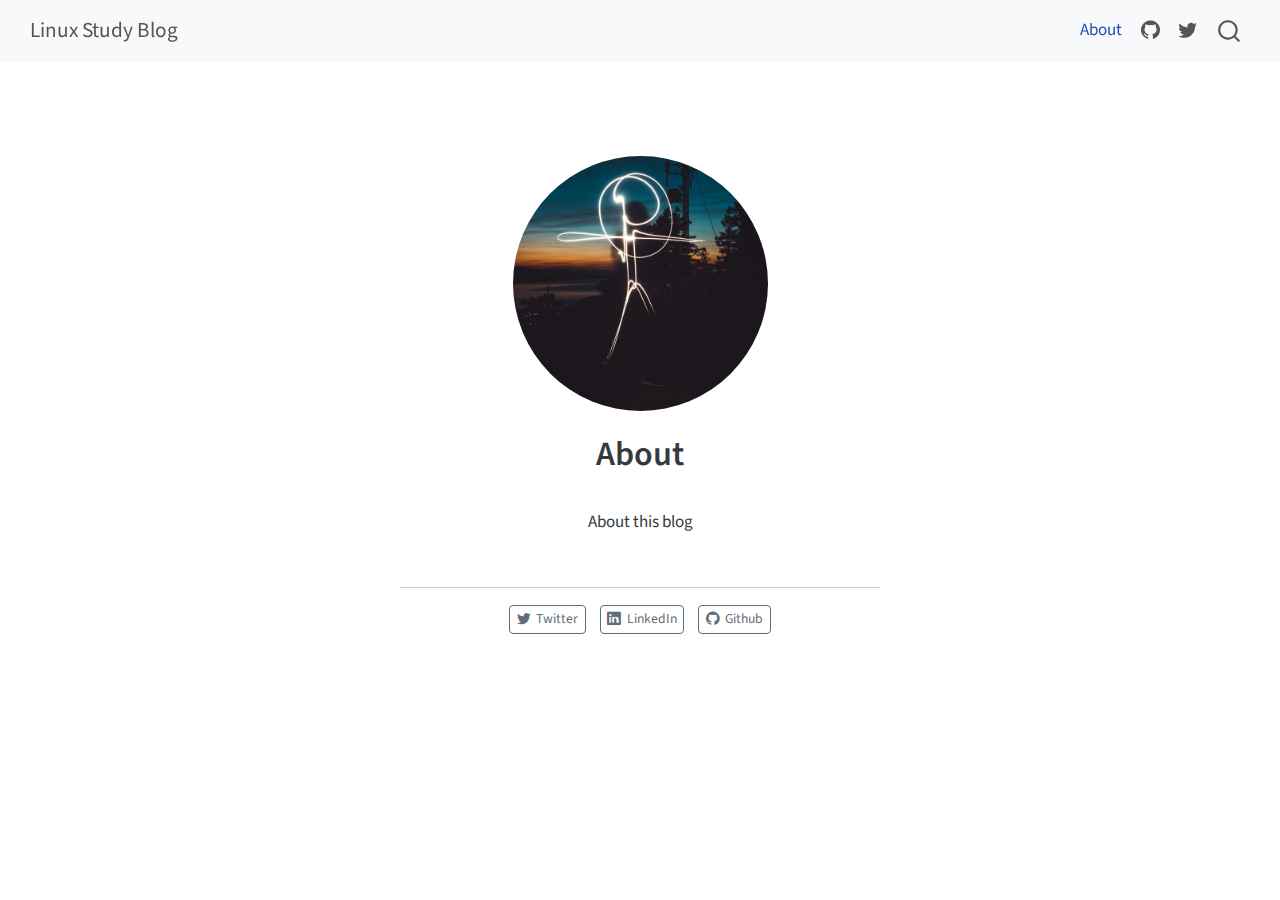
<file: docs/about.html>
<!DOCTYPE html>
<html xmlns="http://www.w3.org/1999/xhtml" lang="en" xml:lang="en"><head>

<meta charset="utf-8">
<meta name="generator" content="quarto-1.4.552">

<meta name="viewport" content="width=device-width, initial-scale=1.0, user-scalable=yes">


<title>Linux Study Blog - About</title>
<style>
code{white-space: pre-wrap;}
span.smallcaps{font-variant: small-caps;}
div.columns{display: flex; gap: min(4vw, 1.5em);}
div.column{flex: auto; overflow-x: auto;}
div.hanging-indent{margin-left: 1.5em; text-indent: -1.5em;}
ul.task-list{list-style: none;}
ul.task-list li input[type="checkbox"] {
  width: 0.8em;
  margin: 0 0.8em 0.2em -1em; /* quarto-specific, see https://github.com/quarto-dev/quarto-cli/issues/4556 */ 
  vertical-align: middle;
}
</style>


<script src="site_libs/quarto-nav/quarto-nav.js"></script>
<script src="site_libs/quarto-nav/headroom.min.js"></script>
<script src="site_libs/clipboard/clipboard.min.js"></script>
<script src="site_libs/quarto-search/autocomplete.umd.js"></script>
<script src="site_libs/quarto-search/fuse.min.js"></script>
<script src="site_libs/quarto-search/quarto-search.js"></script>
<meta name="quarto:offset" content="./">
<script src="site_libs/quarto-html/quarto.js"></script>
<script src="site_libs/quarto-html/popper.min.js"></script>
<script src="site_libs/quarto-html/tippy.umd.min.js"></script>
<link href="site_libs/quarto-html/tippy.css" rel="stylesheet">
<link href="site_libs/quarto-html/quarto-syntax-highlighting.css" rel="stylesheet" id="quarto-text-highlighting-styles">
<script src="site_libs/bootstrap/bootstrap.min.js"></script>
<link href="site_libs/bootstrap/bootstrap-icons.css" rel="stylesheet">
<link href="site_libs/bootstrap/bootstrap.min.css" rel="stylesheet" id="quarto-bootstrap" data-mode="light">
<script id="quarto-search-options" type="application/json">{
  "location": "navbar",
  "copy-button": false,
  "collapse-after": 3,
  "panel-placement": "end",
  "type": "overlay",
  "limit": 50,
  "keyboard-shortcut": [
    "f",
    "/",
    "s"
  ],
  "show-item-context": false,
  "language": {
    "search-no-results-text": "No results",
    "search-matching-documents-text": "matching documents",
    "search-copy-link-title": "Copy link to search",
    "search-hide-matches-text": "Hide additional matches",
    "search-more-match-text": "more match in this document",
    "search-more-matches-text": "more matches in this document",
    "search-clear-button-title": "Clear",
    "search-text-placeholder": "",
    "search-detached-cancel-button-title": "Cancel",
    "search-submit-button-title": "Submit",
    "search-label": "Search"
  }
}</script>


<link rel="stylesheet" href="styles.css">
</head>

<body class="nav-fixed fullcontent">

<div id="quarto-search-results"></div>
  <header id="quarto-header" class="headroom fixed-top">
    <nav class="navbar navbar-expand-lg " data-bs-theme="dark">
      <div class="navbar-container container-fluid">
      <div class="navbar-brand-container mx-auto">
    <a class="navbar-brand" href="./index.html">
    <span class="navbar-title">Linux Study Blog</span>
    </a>
  </div>
            <div id="quarto-search" class="" title="Search"></div>
          <button class="navbar-toggler" type="button" data-bs-toggle="collapse" data-bs-target="#navbarCollapse" aria-controls="navbarCollapse" aria-expanded="false" aria-label="Toggle navigation" onclick="if (window.quartoToggleHeadroom) { window.quartoToggleHeadroom(); }">
  <span class="navbar-toggler-icon"></span>
</button>
          <div class="collapse navbar-collapse" id="navbarCollapse">
            <ul class="navbar-nav navbar-nav-scroll ms-auto">
  <li class="nav-item">
    <a class="nav-link active" href="./about.html" aria-current="page"> 
<span class="menu-text">About</span></a>
  </li>  
  <li class="nav-item compact">
    <a class="nav-link" href="https://github.com/snagjincha"> <i class="bi bi-github" role="img">
</i> 
<span class="menu-text"></span></a>
  </li>  
  <li class="nav-item compact">
    <a class="nav-link" href="https://twitter.com"> <i class="bi bi-twitter" role="img">
</i> 
<span class="menu-text"></span></a>
  </li>  
</ul>
          </div> <!-- /navcollapse -->
          <div class="quarto-navbar-tools">
</div>
      </div> <!-- /container-fluid -->
    </nav>
</header>
<!-- content -->
<div id="quarto-content" class="quarto-container page-columns page-rows-contents page-layout-article page-navbar">
<!-- sidebar -->
<!-- margin-sidebar -->
    
<!-- main -->
<div class="quarto-about-jolla content">
  <img src="profile.jpg" class="about-image
  round " style="height: 15em; width: 15em;">
 <header id="title-block-header" class="quarto-title-block default">
<div class="quarto-title">
<h1 class="title">About</h1>
</div>
<div class="quarto-title-meta">
  </div>
</header><main class="content" id="quarto-document-content">
<p>About this blog</p>


</main> 
  <hr class="about-sep">
   <div class="about-links">
  <a href="https://twitter.com" class="about-link" rel="" target="">
    <i class="bi bi-twitter"></i>
     <span class="about-link-text">Twitter</span>
  </a>
  <a href="https://linkedin.com" class="about-link" rel="" target="">
    <i class="bi bi-linkedin"></i>
     <span class="about-link-text">LinkedIn</span>
  </a>
  <a href="https://github.com" class="about-link" rel="" target="">
    <i class="bi bi-github"></i>
     <span class="about-link-text">Github</span>
  </a>
</div>
</div>
 <!-- /main -->
<script id="quarto-html-after-body" type="application/javascript">
window.document.addEventListener("DOMContentLoaded", function (event) {
  const toggleBodyColorMode = (bsSheetEl) => {
    const mode = bsSheetEl.getAttribute("data-mode");
    const bodyEl = window.document.querySelector("body");
    if (mode === "dark") {
      bodyEl.classList.add("quarto-dark");
      bodyEl.classList.remove("quarto-light");
    } else {
      bodyEl.classList.add("quarto-light");
      bodyEl.classList.remove("quarto-dark");
    }
  }
  const toggleBodyColorPrimary = () => {
    const bsSheetEl = window.document.querySelector("link#quarto-bootstrap");
    if (bsSheetEl) {
      toggleBodyColorMode(bsSheetEl);
    }
  }
  toggleBodyColorPrimary();  
  const isCodeAnnotation = (el) => {
    for (const clz of el.classList) {
      if (clz.startsWith('code-annotation-')) {                     
        return true;
      }
    }
    return false;
  }
  const clipboard = new window.ClipboardJS('.code-copy-button', {
    text: function(trigger) {
      const codeEl = trigger.previousElementSibling.cloneNode(true);
      for (const childEl of codeEl.children) {
        if (isCodeAnnotation(childEl)) {
          childEl.remove();
        }
      }
      return codeEl.innerText;
    }
  });
  clipboard.on('success', function(e) {
    // button target
    const button = e.trigger;
    // don't keep focus
    button.blur();
    // flash "checked"
    button.classList.add('code-copy-button-checked');
    var currentTitle = button.getAttribute("title");
    button.setAttribute("title", "Copied!");
    let tooltip;
    if (window.bootstrap) {
      button.setAttribute("data-bs-toggle", "tooltip");
      button.setAttribute("data-bs-placement", "left");
      button.setAttribute("data-bs-title", "Copied!");
      tooltip = new bootstrap.Tooltip(button, 
        { trigger: "manual", 
          customClass: "code-copy-button-tooltip",
          offset: [0, -8]});
      tooltip.show();    
    }
    setTimeout(function() {
      if (tooltip) {
        tooltip.hide();
        button.removeAttribute("data-bs-title");
        button.removeAttribute("data-bs-toggle");
        button.removeAttribute("data-bs-placement");
      }
      button.setAttribute("title", currentTitle);
      button.classList.remove('code-copy-button-checked');
    }, 1000);
    // clear code selection
    e.clearSelection();
  });
    var localhostRegex = new RegExp(/^(?:http|https):\/\/localhost\:?[0-9]*\//);
    var mailtoRegex = new RegExp(/^mailto:/);
      var filterRegex = new RegExp('/' + window.location.host + '/');
    var isInternal = (href) => {
        return filterRegex.test(href) || localhostRegex.test(href) || mailtoRegex.test(href);
    }
    // Inspect non-navigation links and adorn them if external
 	var links = window.document.querySelectorAll('a[href]:not(.nav-link):not(.navbar-brand):not(.toc-action):not(.sidebar-link):not(.sidebar-item-toggle):not(.pagination-link):not(.no-external):not([aria-hidden]):not(.dropdown-item):not(.quarto-navigation-tool)');
    for (var i=0; i<links.length; i++) {
      const link = links[i];
      if (!isInternal(link.href)) {
        // undo the damage that might have been done by quarto-nav.js in the case of
        // links that we want to consider external
        if (link.dataset.originalHref !== undefined) {
          link.href = link.dataset.originalHref;
        }
      }
    }
  function tippyHover(el, contentFn, onTriggerFn, onUntriggerFn) {
    const config = {
      allowHTML: true,
      maxWidth: 500,
      delay: 100,
      arrow: false,
      appendTo: function(el) {
          return el.parentElement;
      },
      interactive: true,
      interactiveBorder: 10,
      theme: 'quarto',
      placement: 'bottom-start',
    };
    if (contentFn) {
      config.content = contentFn;
    }
    if (onTriggerFn) {
      config.onTrigger = onTriggerFn;
    }
    if (onUntriggerFn) {
      config.onUntrigger = onUntriggerFn;
    }
    window.tippy(el, config); 
  }
  const noterefs = window.document.querySelectorAll('a[role="doc-noteref"]');
  for (var i=0; i<noterefs.length; i++) {
    const ref = noterefs[i];
    tippyHover(ref, function() {
      // use id or data attribute instead here
      let href = ref.getAttribute('data-footnote-href') || ref.getAttribute('href');
      try { href = new URL(href).hash; } catch {}
      const id = href.replace(/^#\/?/, "");
      const note = window.document.getElementById(id);
      if (note) {
        return note.innerHTML;
      } else {
        return "";
      }
    });
  }
  const xrefs = window.document.querySelectorAll('a.quarto-xref');
  const processXRef = (id, note) => {
    // Strip column container classes
    const stripColumnClz = (el) => {
      el.classList.remove("page-full", "page-columns");
      if (el.children) {
        for (const child of el.children) {
          stripColumnClz(child);
        }
      }
    }
    stripColumnClz(note)
    if (id === null || id.startsWith('sec-')) {
      // Special case sections, only their first couple elements
      const container = document.createElement("div");
      if (note.children && note.children.length > 2) {
        container.appendChild(note.children[0].cloneNode(true));
        for (let i = 1; i < note.children.length; i++) {
          const child = note.children[i];
          if (child.tagName === "P" && child.innerText === "") {
            continue;
          } else {
            container.appendChild(child.cloneNode(true));
            break;
          }
        }
        if (window.Quarto?.typesetMath) {
          window.Quarto.typesetMath(container);
        }
        return container.innerHTML
      } else {
        if (window.Quarto?.typesetMath) {
          window.Quarto.typesetMath(note);
        }
        return note.innerHTML;
      }
    } else {
      // Remove any anchor links if they are present
      const anchorLink = note.querySelector('a.anchorjs-link');
      if (anchorLink) {
        anchorLink.remove();
      }
      if (window.Quarto?.typesetMath) {
        window.Quarto.typesetMath(note);
      }
      // TODO in 1.5, we should make sure this works without a callout special case
      if (note.classList.contains("callout")) {
        return note.outerHTML;
      } else {
        return note.innerHTML;
      }
    }
  }
  for (var i=0; i<xrefs.length; i++) {
    const xref = xrefs[i];
    tippyHover(xref, undefined, function(instance) {
      instance.disable();
      let url = xref.getAttribute('href');
      let hash = undefined; 
      if (url.startsWith('#')) {
        hash = url;
      } else {
        try { hash = new URL(url).hash; } catch {}
      }
      if (hash) {
        const id = hash.replace(/^#\/?/, "");
        const note = window.document.getElementById(id);
        if (note !== null) {
          try {
            const html = processXRef(id, note.cloneNode(true));
            instance.setContent(html);
          } finally {
            instance.enable();
            instance.show();
          }
        } else {
          // See if we can fetch this
          fetch(url.split('#')[0])
          .then(res => res.text())
          .then(html => {
            const parser = new DOMParser();
            const htmlDoc = parser.parseFromString(html, "text/html");
            const note = htmlDoc.getElementById(id);
            if (note !== null) {
              const html = processXRef(id, note);
              instance.setContent(html);
            } 
          }).finally(() => {
            instance.enable();
            instance.show();
          });
        }
      } else {
        // See if we can fetch a full url (with no hash to target)
        // This is a special case and we should probably do some content thinning / targeting
        fetch(url)
        .then(res => res.text())
        .then(html => {
          const parser = new DOMParser();
          const htmlDoc = parser.parseFromString(html, "text/html");
          const note = htmlDoc.querySelector('main.content');
          if (note !== null) {
            // This should only happen for chapter cross references
            // (since there is no id in the URL)
            // remove the first header
            if (note.children.length > 0 && note.children[0].tagName === "HEADER") {
              note.children[0].remove();
            }
            const html = processXRef(null, note);
            instance.setContent(html);
          } 
        }).finally(() => {
          instance.enable();
          instance.show();
        });
      }
    }, function(instance) {
    });
  }
      let selectedAnnoteEl;
      const selectorForAnnotation = ( cell, annotation) => {
        let cellAttr = 'data-code-cell="' + cell + '"';
        let lineAttr = 'data-code-annotation="' +  annotation + '"';
        const selector = 'span[' + cellAttr + '][' + lineAttr + ']';
        return selector;
      }
      const selectCodeLines = (annoteEl) => {
        const doc = window.document;
        const targetCell = annoteEl.getAttribute("data-target-cell");
        const targetAnnotation = annoteEl.getAttribute("data-target-annotation");
        const annoteSpan = window.document.querySelector(selectorForAnnotation(targetCell, targetAnnotation));
        const lines = annoteSpan.getAttribute("data-code-lines").split(",");
        const lineIds = lines.map((line) => {
          return targetCell + "-" + line;
        })
        let top = null;
        let height = null;
        let parent = null;
        if (lineIds.length > 0) {
            //compute the position of the single el (top and bottom and make a div)
            const el = window.document.getElementById(lineIds[0]);
            top = el.offsetTop;
            height = el.offsetHeight;
            parent = el.parentElement.parentElement;
          if (lineIds.length > 1) {
            const lastEl = window.document.getElementById(lineIds[lineIds.length - 1]);
            const bottom = lastEl.offsetTop + lastEl.offsetHeight;
            height = bottom - top;
          }
          if (top !== null && height !== null && parent !== null) {
            // cook up a div (if necessary) and position it 
            let div = window.document.getElementById("code-annotation-line-highlight");
            if (div === null) {
              div = window.document.createElement("div");
              div.setAttribute("id", "code-annotation-line-highlight");
              div.style.position = 'absolute';
              parent.appendChild(div);
            }
            div.style.top = top - 2 + "px";
            div.style.height = height + 4 + "px";
            div.style.left = 0;
            let gutterDiv = window.document.getElementById("code-annotation-line-highlight-gutter");
            if (gutterDiv === null) {
              gutterDiv = window.document.createElement("div");
              gutterDiv.setAttribute("id", "code-annotation-line-highlight-gutter");
              gutterDiv.style.position = 'absolute';
              const codeCell = window.document.getElementById(targetCell);
              const gutter = codeCell.querySelector('.code-annotation-gutter');
              gutter.appendChild(gutterDiv);
            }
            gutterDiv.style.top = top - 2 + "px";
            gutterDiv.style.height = height + 4 + "px";
          }
          selectedAnnoteEl = annoteEl;
        }
      };
      const unselectCodeLines = () => {
        const elementsIds = ["code-annotation-line-highlight", "code-annotation-line-highlight-gutter"];
        elementsIds.forEach((elId) => {
          const div = window.document.getElementById(elId);
          if (div) {
            div.remove();
          }
        });
        selectedAnnoteEl = undefined;
      };
        // Handle positioning of the toggle
    window.addEventListener(
      "resize",
      throttle(() => {
        elRect = undefined;
        if (selectedAnnoteEl) {
          selectCodeLines(selectedAnnoteEl);
        }
      }, 10)
    );
    function throttle(fn, ms) {
    let throttle = false;
    let timer;
      return (...args) => {
        if(!throttle) { // first call gets through
            fn.apply(this, args);
            throttle = true;
        } else { // all the others get throttled
            if(timer) clearTimeout(timer); // cancel #2
            timer = setTimeout(() => {
              fn.apply(this, args);
              timer = throttle = false;
            }, ms);
        }
      };
    }
      // Attach click handler to the DT
      const annoteDls = window.document.querySelectorAll('dt[data-target-cell]');
      for (const annoteDlNode of annoteDls) {
        annoteDlNode.addEventListener('click', (event) => {
          const clickedEl = event.target;
          if (clickedEl !== selectedAnnoteEl) {
            unselectCodeLines();
            const activeEl = window.document.querySelector('dt[data-target-cell].code-annotation-active');
            if (activeEl) {
              activeEl.classList.remove('code-annotation-active');
            }
            selectCodeLines(clickedEl);
            clickedEl.classList.add('code-annotation-active');
          } else {
            // Unselect the line
            unselectCodeLines();
            clickedEl.classList.remove('code-annotation-active');
          }
        });
      }
  const findCites = (el) => {
    const parentEl = el.parentElement;
    if (parentEl) {
      const cites = parentEl.dataset.cites;
      if (cites) {
        return {
          el,
          cites: cites.split(' ')
        };
      } else {
        return findCites(el.parentElement)
      }
    } else {
      return undefined;
    }
  };
  var bibliorefs = window.document.querySelectorAll('a[role="doc-biblioref"]');
  for (var i=0; i<bibliorefs.length; i++) {
    const ref = bibliorefs[i];
    const citeInfo = findCites(ref);
    if (citeInfo) {
      tippyHover(citeInfo.el, function() {
        var popup = window.document.createElement('div');
        citeInfo.cites.forEach(function(cite) {
          var citeDiv = window.document.createElement('div');
          citeDiv.classList.add('hanging-indent');
          citeDiv.classList.add('csl-entry');
          var biblioDiv = window.document.getElementById('ref-' + cite);
          if (biblioDiv) {
            citeDiv.innerHTML = biblioDiv.innerHTML;
          }
          popup.appendChild(citeDiv);
        });
        return popup.innerHTML;
      });
    }
  }
});
</script>
</div> <!-- /content -->




</body></html>
</file>
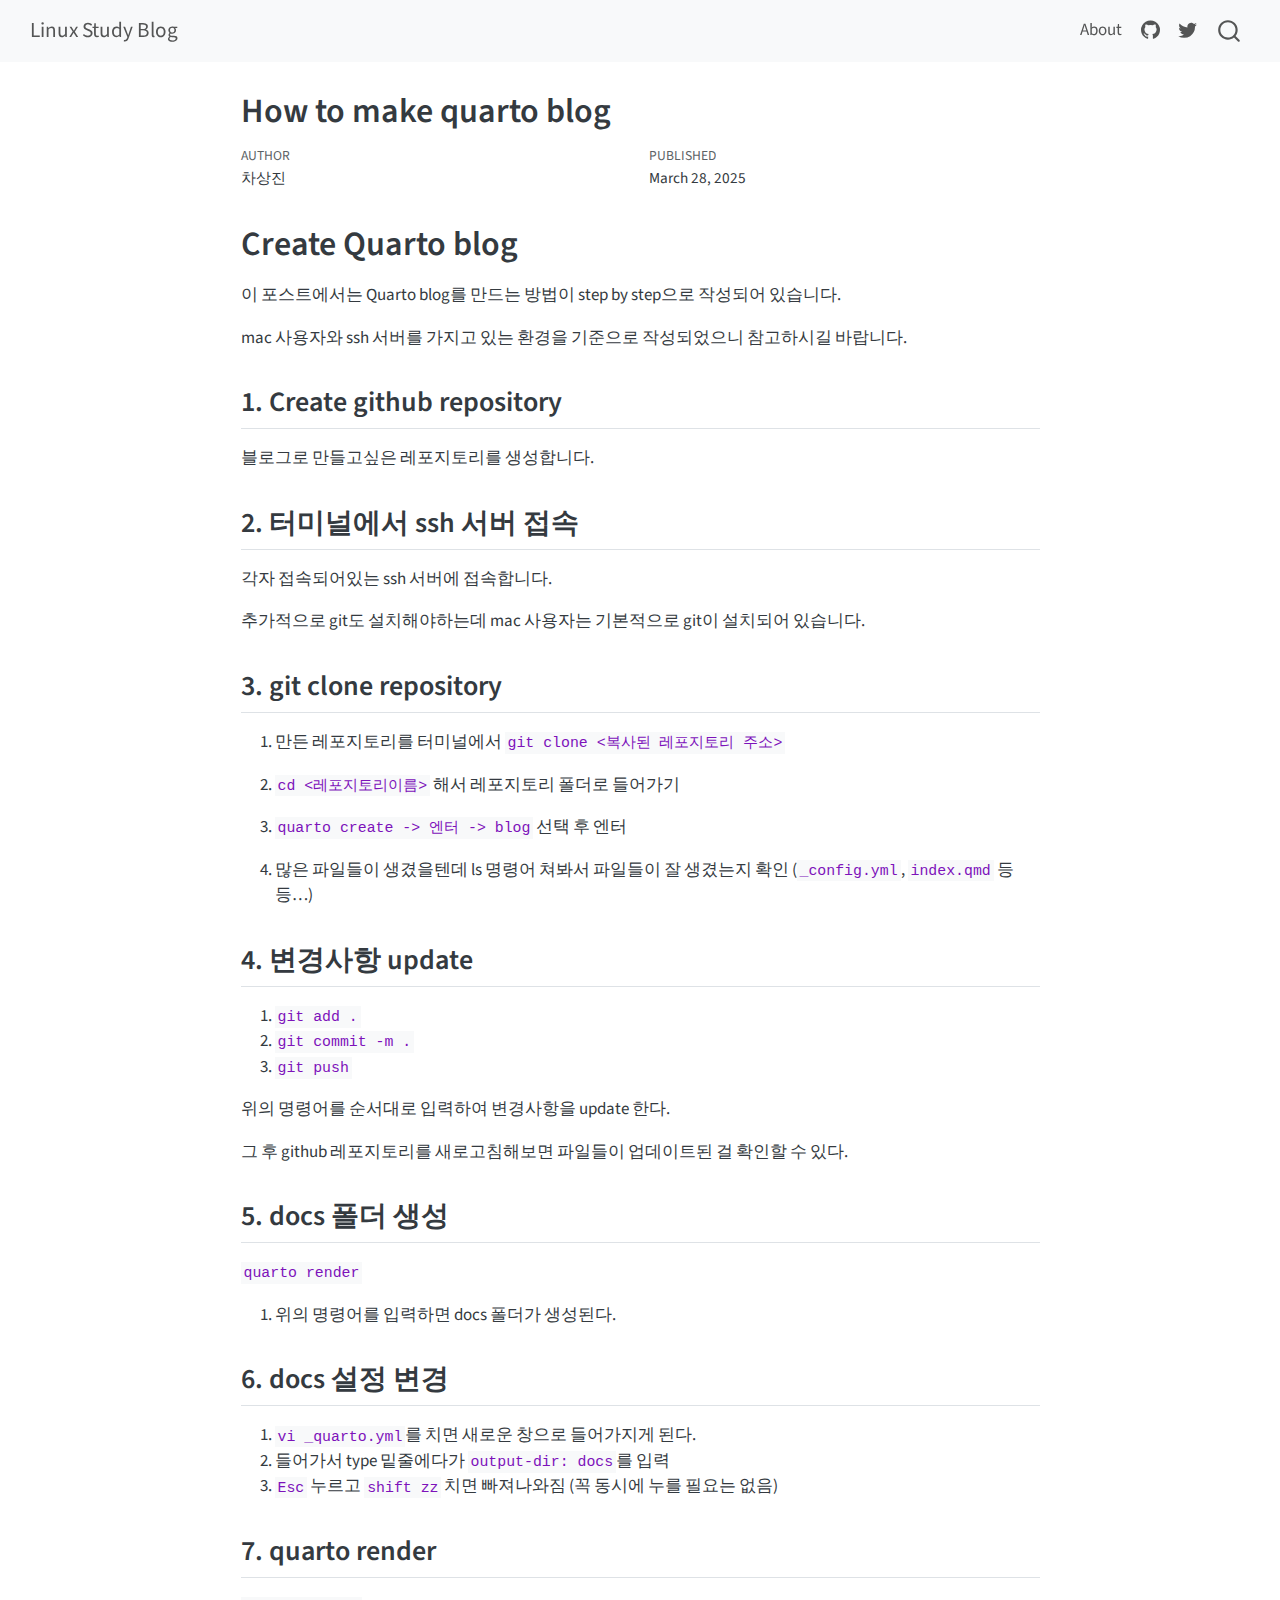
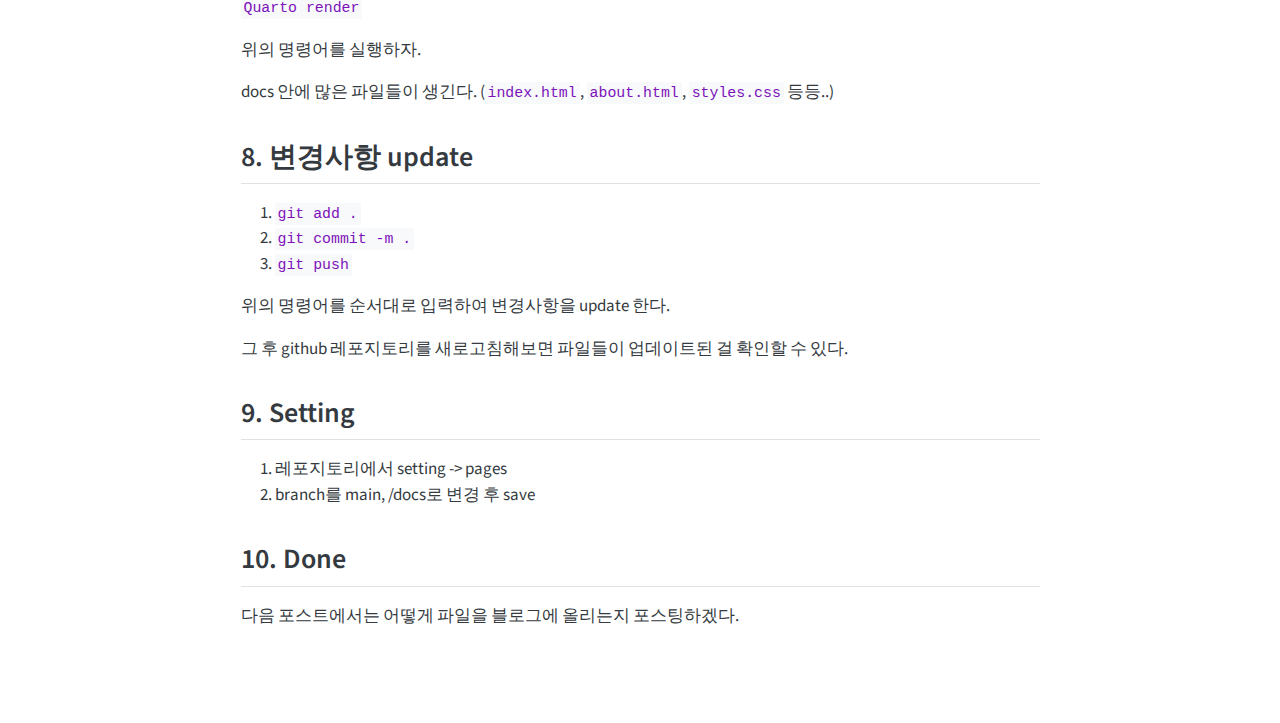
<file: docs/posts/HTMQB.html>
<!DOCTYPE html>
<html xmlns="http://www.w3.org/1999/xhtml" lang="en" xml:lang="en"><head>

<meta charset="utf-8">
<meta name="generator" content="quarto-1.4.552">

<meta name="viewport" content="width=device-width, initial-scale=1.0, user-scalable=yes">

<meta name="author" content="차상진">
<meta name="dcterms.date" content="2025-03-28">

<title>Linux Study Blog - How to make quarto blog</title>
<style>
code{white-space: pre-wrap;}
span.smallcaps{font-variant: small-caps;}
div.columns{display: flex; gap: min(4vw, 1.5em);}
div.column{flex: auto; overflow-x: auto;}
div.hanging-indent{margin-left: 1.5em; text-indent: -1.5em;}
ul.task-list{list-style: none;}
ul.task-list li input[type="checkbox"] {
  width: 0.8em;
  margin: 0 0.8em 0.2em -1em; /* quarto-specific, see https://github.com/quarto-dev/quarto-cli/issues/4556 */ 
  vertical-align: middle;
}
</style>


<script src="../site_libs/quarto-nav/quarto-nav.js"></script>
<script src="../site_libs/quarto-nav/headroom.min.js"></script>
<script src="../site_libs/clipboard/clipboard.min.js"></script>
<script src="../site_libs/quarto-search/autocomplete.umd.js"></script>
<script src="../site_libs/quarto-search/fuse.min.js"></script>
<script src="../site_libs/quarto-search/quarto-search.js"></script>
<meta name="quarto:offset" content="../">
<script src="../site_libs/quarto-html/quarto.js"></script>
<script src="../site_libs/quarto-html/popper.min.js"></script>
<script src="../site_libs/quarto-html/tippy.umd.min.js"></script>
<script src="../site_libs/quarto-html/anchor.min.js"></script>
<link href="../site_libs/quarto-html/tippy.css" rel="stylesheet">
<link href="../site_libs/quarto-html/quarto-syntax-highlighting.css" rel="stylesheet" id="quarto-text-highlighting-styles">
<script src="../site_libs/bootstrap/bootstrap.min.js"></script>
<link href="../site_libs/bootstrap/bootstrap-icons.css" rel="stylesheet">
<link href="../site_libs/bootstrap/bootstrap.min.css" rel="stylesheet" id="quarto-bootstrap" data-mode="light">
<script id="quarto-search-options" type="application/json">{
  "location": "navbar",
  "copy-button": false,
  "collapse-after": 3,
  "panel-placement": "end",
  "type": "overlay",
  "limit": 50,
  "keyboard-shortcut": [
    "f",
    "/",
    "s"
  ],
  "show-item-context": false,
  "language": {
    "search-no-results-text": "No results",
    "search-matching-documents-text": "matching documents",
    "search-copy-link-title": "Copy link to search",
    "search-hide-matches-text": "Hide additional matches",
    "search-more-match-text": "more match in this document",
    "search-more-matches-text": "more matches in this document",
    "search-clear-button-title": "Clear",
    "search-text-placeholder": "",
    "search-detached-cancel-button-title": "Cancel",
    "search-submit-button-title": "Submit",
    "search-label": "Search"
  }
}</script>


<link rel="stylesheet" href="../styles.css">
</head>

<body class="nav-fixed fullcontent">

<div id="quarto-search-results"></div>
  <header id="quarto-header" class="headroom fixed-top">
    <nav class="navbar navbar-expand-lg " data-bs-theme="dark">
      <div class="navbar-container container-fluid">
      <div class="navbar-brand-container mx-auto">
    <a class="navbar-brand" href="../index.html">
    <span class="navbar-title">Linux Study Blog</span>
    </a>
  </div>
            <div id="quarto-search" class="" title="Search"></div>
          <button class="navbar-toggler" type="button" data-bs-toggle="collapse" data-bs-target="#navbarCollapse" aria-controls="navbarCollapse" aria-expanded="false" aria-label="Toggle navigation" onclick="if (window.quartoToggleHeadroom) { window.quartoToggleHeadroom(); }">
  <span class="navbar-toggler-icon"></span>
</button>
          <div class="collapse navbar-collapse" id="navbarCollapse">
            <ul class="navbar-nav navbar-nav-scroll ms-auto">
  <li class="nav-item">
    <a class="nav-link" href="../about.html"> 
<span class="menu-text">About</span></a>
  </li>  
  <li class="nav-item compact">
    <a class="nav-link" href="https://github.com/snagjincha"> <i class="bi bi-github" role="img">
</i> 
<span class="menu-text"></span></a>
  </li>  
  <li class="nav-item compact">
    <a class="nav-link" href="https://twitter.com"> <i class="bi bi-twitter" role="img">
</i> 
<span class="menu-text"></span></a>
  </li>  
</ul>
          </div> <!-- /navcollapse -->
          <div class="quarto-navbar-tools">
</div>
      </div> <!-- /container-fluid -->
    </nav>
</header>
<!-- content -->
<div id="quarto-content" class="quarto-container page-columns page-rows-contents page-layout-article page-navbar">
<!-- sidebar -->
<!-- margin-sidebar -->
    
<!-- main -->
<main class="content" id="quarto-document-content">

<header id="title-block-header" class="quarto-title-block default">
<div class="quarto-title">
<h1 class="title">How to make quarto blog</h1>
</div>



<div class="quarto-title-meta">

    <div>
    <div class="quarto-title-meta-heading">Author</div>
    <div class="quarto-title-meta-contents">
             <p>차상진 </p>
          </div>
  </div>
    
    <div>
    <div class="quarto-title-meta-heading">Published</div>
    <div class="quarto-title-meta-contents">
      <p class="date">March 28, 2025</p>
    </div>
  </div>
  
    
  </div>
  


</header>


<section id="create-quarto-blog" class="level1">
<h1>Create Quarto blog</h1>
<p>이 포스트에서는 Quarto blog를 만드는 방법이 step by step으로 작성되어 있습니다.</p>
<p>mac 사용자와 ssh 서버를 가지고 있는 환경을 기준으로 작성되었으니 참고하시길 바랍니다.</p>
<section id="create-github-repository" class="level2">
<h2 class="anchored" data-anchor-id="create-github-repository">1. Create github repository</h2>
<p>블로그로 만들고싶은 레포지토리를 생성합니다.</p>
</section>
<section id="터미널에서-ssh-서버-접속" class="level2">
<h2 class="anchored" data-anchor-id="터미널에서-ssh-서버-접속">2. 터미널에서 ssh 서버 접속</h2>
<p>각자 접속되어있는 ssh 서버에 접속합니다.</p>
<p>추가적으로 git도 설치해야하는데 mac 사용자는 기본적으로 git이 설치되어 있습니다.</p>
</section>
<section id="git-clone-repository" class="level2">
<h2 class="anchored" data-anchor-id="git-clone-repository">3. git clone repository</h2>
<ol type="1">
<li><p>만든 레포지토리를 터미널에서 <code>git clone &lt;복사된 레포지토리 주소&gt;</code></p></li>
<li><p><code>cd &lt;레포지토리이름&gt;</code> 해서 레포지토리 폴더로 들어가기</p></li>
<li><p><code>quarto create -&gt; 엔터 -&gt; blog</code> 선택 후 엔터</p></li>
<li><p>많은 파일들이 생겼을텐데 ls 명령어 쳐봐서 파일들이 잘 생겼는지 확인 (<code>_config.yml</code>, <code>index.qmd</code> 등등…)</p></li>
</ol>
</section>
<section id="변경사항-update" class="level2">
<h2 class="anchored" data-anchor-id="변경사항-update">4. 변경사항 update</h2>
<ol type="1">
<li><code>git add .</code></li>
<li><code>git commit -m .</code></li>
<li><code>git push</code></li>
</ol>
<p>위의 명령어를 순서대로 입력하여 변경사항을 update 한다.</p>
<p>그 후 github 레포지토리를 새로고침해보면 파일들이 업데이트된 걸 확인할 수 있다.</p>
</section>
<section id="docs-폴더-생성" class="level2">
<h2 class="anchored" data-anchor-id="docs-폴더-생성">5. docs 폴더 생성</h2>
<p><code>quarto render</code></p>
<ol type="1">
<li>위의 명령어를 입력하면 docs 폴더가 생성된다.</li>
</ol>
</section>
<section id="docs-설정-변경" class="level2">
<h2 class="anchored" data-anchor-id="docs-설정-변경">6. docs 설정 변경</h2>
<ol type="1">
<li><code>vi _quarto.yml</code>를 치면 새로운 창으로 들어가지게 된다.</li>
<li>들어가서 type 밑줄에다가 <code>output-dir: docs</code>를 입력</li>
<li><code>Esc</code> 누르고 <code>shift zz</code> 치면 빠져나와짐 (꼭 동시에 누를 필요는 없음)</li>
</ol>
</section>
<section id="quarto-render" class="level2">
<h2 class="anchored" data-anchor-id="quarto-render">7. quarto render</h2>
<p><code>Quarto render</code></p>
<p>위의 명령어를 실행하자.</p>
<p>docs 안에 많은 파일들이 생긴다. (<code>index.html</code>, <code>about.html</code>, <code>styles.css</code> 등등..)</p>
</section>
<section id="변경사항-update-1" class="level2">
<h2 class="anchored" data-anchor-id="변경사항-update-1">8. 변경사항 update</h2>
<ol type="1">
<li><code>git add .</code></li>
<li><code>git commit -m .</code></li>
<li><code>git push</code></li>
</ol>
<p>위의 명령어를 순서대로 입력하여 변경사항을 update 한다.</p>
<p>그 후 github 레포지토리를 새로고침해보면 파일들이 업데이트된 걸 확인할 수 있다.</p>
</section>
<section id="setting" class="level2">
<h2 class="anchored" data-anchor-id="setting">9. Setting</h2>
<ol type="1">
<li>레포지토리에서 setting -&gt; pages</li>
<li>branch를 main, /docs로 변경 후 save</li>
</ol>
</section>
<section id="done" class="level2">
<h2 class="anchored" data-anchor-id="done">10. Done</h2>
<p>다음 포스트에서는 어떻게 파일을 블로그에 올리는지 포스팅하겠다.</p>


</section>
</section>

</main> <!-- /main -->
<script id="quarto-html-after-body" type="application/javascript">
window.document.addEventListener("DOMContentLoaded", function (event) {
  const toggleBodyColorMode = (bsSheetEl) => {
    const mode = bsSheetEl.getAttribute("data-mode");
    const bodyEl = window.document.querySelector("body");
    if (mode === "dark") {
      bodyEl.classList.add("quarto-dark");
      bodyEl.classList.remove("quarto-light");
    } else {
      bodyEl.classList.add("quarto-light");
      bodyEl.classList.remove("quarto-dark");
    }
  }
  const toggleBodyColorPrimary = () => {
    const bsSheetEl = window.document.querySelector("link#quarto-bootstrap");
    if (bsSheetEl) {
      toggleBodyColorMode(bsSheetEl);
    }
  }
  toggleBodyColorPrimary();  
  const icon = "";
  const anchorJS = new window.AnchorJS();
  anchorJS.options = {
    placement: 'right',
    icon: icon
  };
  anchorJS.add('.anchored');
  const isCodeAnnotation = (el) => {
    for (const clz of el.classList) {
      if (clz.startsWith('code-annotation-')) {                     
        return true;
      }
    }
    return false;
  }
  const clipboard = new window.ClipboardJS('.code-copy-button', {
    text: function(trigger) {
      const codeEl = trigger.previousElementSibling.cloneNode(true);
      for (const childEl of codeEl.children) {
        if (isCodeAnnotation(childEl)) {
          childEl.remove();
        }
      }
      return codeEl.innerText;
    }
  });
  clipboard.on('success', function(e) {
    // button target
    const button = e.trigger;
    // don't keep focus
    button.blur();
    // flash "checked"
    button.classList.add('code-copy-button-checked');
    var currentTitle = button.getAttribute("title");
    button.setAttribute("title", "Copied!");
    let tooltip;
    if (window.bootstrap) {
      button.setAttribute("data-bs-toggle", "tooltip");
      button.setAttribute("data-bs-placement", "left");
      button.setAttribute("data-bs-title", "Copied!");
      tooltip = new bootstrap.Tooltip(button, 
        { trigger: "manual", 
          customClass: "code-copy-button-tooltip",
          offset: [0, -8]});
      tooltip.show();    
    }
    setTimeout(function() {
      if (tooltip) {
        tooltip.hide();
        button.removeAttribute("data-bs-title");
        button.removeAttribute("data-bs-toggle");
        button.removeAttribute("data-bs-placement");
      }
      button.setAttribute("title", currentTitle);
      button.classList.remove('code-copy-button-checked');
    }, 1000);
    // clear code selection
    e.clearSelection();
  });
    var localhostRegex = new RegExp(/^(?:http|https):\/\/localhost\:?[0-9]*\//);
    var mailtoRegex = new RegExp(/^mailto:/);
      var filterRegex = new RegExp('/' + window.location.host + '/');
    var isInternal = (href) => {
        return filterRegex.test(href) || localhostRegex.test(href) || mailtoRegex.test(href);
    }
    // Inspect non-navigation links and adorn them if external
 	var links = window.document.querySelectorAll('a[href]:not(.nav-link):not(.navbar-brand):not(.toc-action):not(.sidebar-link):not(.sidebar-item-toggle):not(.pagination-link):not(.no-external):not([aria-hidden]):not(.dropdown-item):not(.quarto-navigation-tool)');
    for (var i=0; i<links.length; i++) {
      const link = links[i];
      if (!isInternal(link.href)) {
        // undo the damage that might have been done by quarto-nav.js in the case of
        // links that we want to consider external
        if (link.dataset.originalHref !== undefined) {
          link.href = link.dataset.originalHref;
        }
      }
    }
  function tippyHover(el, contentFn, onTriggerFn, onUntriggerFn) {
    const config = {
      allowHTML: true,
      maxWidth: 500,
      delay: 100,
      arrow: false,
      appendTo: function(el) {
          return el.parentElement;
      },
      interactive: true,
      interactiveBorder: 10,
      theme: 'quarto',
      placement: 'bottom-start',
    };
    if (contentFn) {
      config.content = contentFn;
    }
    if (onTriggerFn) {
      config.onTrigger = onTriggerFn;
    }
    if (onUntriggerFn) {
      config.onUntrigger = onUntriggerFn;
    }
    window.tippy(el, config); 
  }
  const noterefs = window.document.querySelectorAll('a[role="doc-noteref"]');
  for (var i=0; i<noterefs.length; i++) {
    const ref = noterefs[i];
    tippyHover(ref, function() {
      // use id or data attribute instead here
      let href = ref.getAttribute('data-footnote-href') || ref.getAttribute('href');
      try { href = new URL(href).hash; } catch {}
      const id = href.replace(/^#\/?/, "");
      const note = window.document.getElementById(id);
      if (note) {
        return note.innerHTML;
      } else {
        return "";
      }
    });
  }
  const xrefs = window.document.querySelectorAll('a.quarto-xref');
  const processXRef = (id, note) => {
    // Strip column container classes
    const stripColumnClz = (el) => {
      el.classList.remove("page-full", "page-columns");
      if (el.children) {
        for (const child of el.children) {
          stripColumnClz(child);
        }
      }
    }
    stripColumnClz(note)
    if (id === null || id.startsWith('sec-')) {
      // Special case sections, only their first couple elements
      const container = document.createElement("div");
      if (note.children && note.children.length > 2) {
        container.appendChild(note.children[0].cloneNode(true));
        for (let i = 1; i < note.children.length; i++) {
          const child = note.children[i];
          if (child.tagName === "P" && child.innerText === "") {
            continue;
          } else {
            container.appendChild(child.cloneNode(true));
            break;
          }
        }
        if (window.Quarto?.typesetMath) {
          window.Quarto.typesetMath(container);
        }
        return container.innerHTML
      } else {
        if (window.Quarto?.typesetMath) {
          window.Quarto.typesetMath(note);
        }
        return note.innerHTML;
      }
    } else {
      // Remove any anchor links if they are present
      const anchorLink = note.querySelector('a.anchorjs-link');
      if (anchorLink) {
        anchorLink.remove();
      }
      if (window.Quarto?.typesetMath) {
        window.Quarto.typesetMath(note);
      }
      // TODO in 1.5, we should make sure this works without a callout special case
      if (note.classList.contains("callout")) {
        return note.outerHTML;
      } else {
        return note.innerHTML;
      }
    }
  }
  for (var i=0; i<xrefs.length; i++) {
    const xref = xrefs[i];
    tippyHover(xref, undefined, function(instance) {
      instance.disable();
      let url = xref.getAttribute('href');
      let hash = undefined; 
      if (url.startsWith('#')) {
        hash = url;
      } else {
        try { hash = new URL(url).hash; } catch {}
      }
      if (hash) {
        const id = hash.replace(/^#\/?/, "");
        const note = window.document.getElementById(id);
        if (note !== null) {
          try {
            const html = processXRef(id, note.cloneNode(true));
            instance.setContent(html);
          } finally {
            instance.enable();
            instance.show();
          }
        } else {
          // See if we can fetch this
          fetch(url.split('#')[0])
          .then(res => res.text())
          .then(html => {
            const parser = new DOMParser();
            const htmlDoc = parser.parseFromString(html, "text/html");
            const note = htmlDoc.getElementById(id);
            if (note !== null) {
              const html = processXRef(id, note);
              instance.setContent(html);
            } 
          }).finally(() => {
            instance.enable();
            instance.show();
          });
        }
      } else {
        // See if we can fetch a full url (with no hash to target)
        // This is a special case and we should probably do some content thinning / targeting
        fetch(url)
        .then(res => res.text())
        .then(html => {
          const parser = new DOMParser();
          const htmlDoc = parser.parseFromString(html, "text/html");
          const note = htmlDoc.querySelector('main.content');
          if (note !== null) {
            // This should only happen for chapter cross references
            // (since there is no id in the URL)
            // remove the first header
            if (note.children.length > 0 && note.children[0].tagName === "HEADER") {
              note.children[0].remove();
            }
            const html = processXRef(null, note);
            instance.setContent(html);
          } 
        }).finally(() => {
          instance.enable();
          instance.show();
        });
      }
    }, function(instance) {
    });
  }
      let selectedAnnoteEl;
      const selectorForAnnotation = ( cell, annotation) => {
        let cellAttr = 'data-code-cell="' + cell + '"';
        let lineAttr = 'data-code-annotation="' +  annotation + '"';
        const selector = 'span[' + cellAttr + '][' + lineAttr + ']';
        return selector;
      }
      const selectCodeLines = (annoteEl) => {
        const doc = window.document;
        const targetCell = annoteEl.getAttribute("data-target-cell");
        const targetAnnotation = annoteEl.getAttribute("data-target-annotation");
        const annoteSpan = window.document.querySelector(selectorForAnnotation(targetCell, targetAnnotation));
        const lines = annoteSpan.getAttribute("data-code-lines").split(",");
        const lineIds = lines.map((line) => {
          return targetCell + "-" + line;
        })
        let top = null;
        let height = null;
        let parent = null;
        if (lineIds.length > 0) {
            //compute the position of the single el (top and bottom and make a div)
            const el = window.document.getElementById(lineIds[0]);
            top = el.offsetTop;
            height = el.offsetHeight;
            parent = el.parentElement.parentElement;
          if (lineIds.length > 1) {
            const lastEl = window.document.getElementById(lineIds[lineIds.length - 1]);
            const bottom = lastEl.offsetTop + lastEl.offsetHeight;
            height = bottom - top;
          }
          if (top !== null && height !== null && parent !== null) {
            // cook up a div (if necessary) and position it 
            let div = window.document.getElementById("code-annotation-line-highlight");
            if (div === null) {
              div = window.document.createElement("div");
              div.setAttribute("id", "code-annotation-line-highlight");
              div.style.position = 'absolute';
              parent.appendChild(div);
            }
            div.style.top = top - 2 + "px";
            div.style.height = height + 4 + "px";
            div.style.left = 0;
            let gutterDiv = window.document.getElementById("code-annotation-line-highlight-gutter");
            if (gutterDiv === null) {
              gutterDiv = window.document.createElement("div");
              gutterDiv.setAttribute("id", "code-annotation-line-highlight-gutter");
              gutterDiv.style.position = 'absolute';
              const codeCell = window.document.getElementById(targetCell);
              const gutter = codeCell.querySelector('.code-annotation-gutter');
              gutter.appendChild(gutterDiv);
            }
            gutterDiv.style.top = top - 2 + "px";
            gutterDiv.style.height = height + 4 + "px";
          }
          selectedAnnoteEl = annoteEl;
        }
      };
      const unselectCodeLines = () => {
        const elementsIds = ["code-annotation-line-highlight", "code-annotation-line-highlight-gutter"];
        elementsIds.forEach((elId) => {
          const div = window.document.getElementById(elId);
          if (div) {
            div.remove();
          }
        });
        selectedAnnoteEl = undefined;
      };
        // Handle positioning of the toggle
    window.addEventListener(
      "resize",
      throttle(() => {
        elRect = undefined;
        if (selectedAnnoteEl) {
          selectCodeLines(selectedAnnoteEl);
        }
      }, 10)
    );
    function throttle(fn, ms) {
    let throttle = false;
    let timer;
      return (...args) => {
        if(!throttle) { // first call gets through
            fn.apply(this, args);
            throttle = true;
        } else { // all the others get throttled
            if(timer) clearTimeout(timer); // cancel #2
            timer = setTimeout(() => {
              fn.apply(this, args);
              timer = throttle = false;
            }, ms);
        }
      };
    }
      // Attach click handler to the DT
      const annoteDls = window.document.querySelectorAll('dt[data-target-cell]');
      for (const annoteDlNode of annoteDls) {
        annoteDlNode.addEventListener('click', (event) => {
          const clickedEl = event.target;
          if (clickedEl !== selectedAnnoteEl) {
            unselectCodeLines();
            const activeEl = window.document.querySelector('dt[data-target-cell].code-annotation-active');
            if (activeEl) {
              activeEl.classList.remove('code-annotation-active');
            }
            selectCodeLines(clickedEl);
            clickedEl.classList.add('code-annotation-active');
          } else {
            // Unselect the line
            unselectCodeLines();
            clickedEl.classList.remove('code-annotation-active');
          }
        });
      }
  const findCites = (el) => {
    const parentEl = el.parentElement;
    if (parentEl) {
      const cites = parentEl.dataset.cites;
      if (cites) {
        return {
          el,
          cites: cites.split(' ')
        };
      } else {
        return findCites(el.parentElement)
      }
    } else {
      return undefined;
    }
  };
  var bibliorefs = window.document.querySelectorAll('a[role="doc-biblioref"]');
  for (var i=0; i<bibliorefs.length; i++) {
    const ref = bibliorefs[i];
    const citeInfo = findCites(ref);
    if (citeInfo) {
      tippyHover(citeInfo.el, function() {
        var popup = window.document.createElement('div');
        citeInfo.cites.forEach(function(cite) {
          var citeDiv = window.document.createElement('div');
          citeDiv.classList.add('hanging-indent');
          citeDiv.classList.add('csl-entry');
          var biblioDiv = window.document.getElementById('ref-' + cite);
          if (biblioDiv) {
            citeDiv.innerHTML = biblioDiv.innerHTML;
          }
          popup.appendChild(citeDiv);
        });
        return popup.innerHTML;
      });
    }
  }
});
</script>
</div> <!-- /content -->




</body></html>
</file>
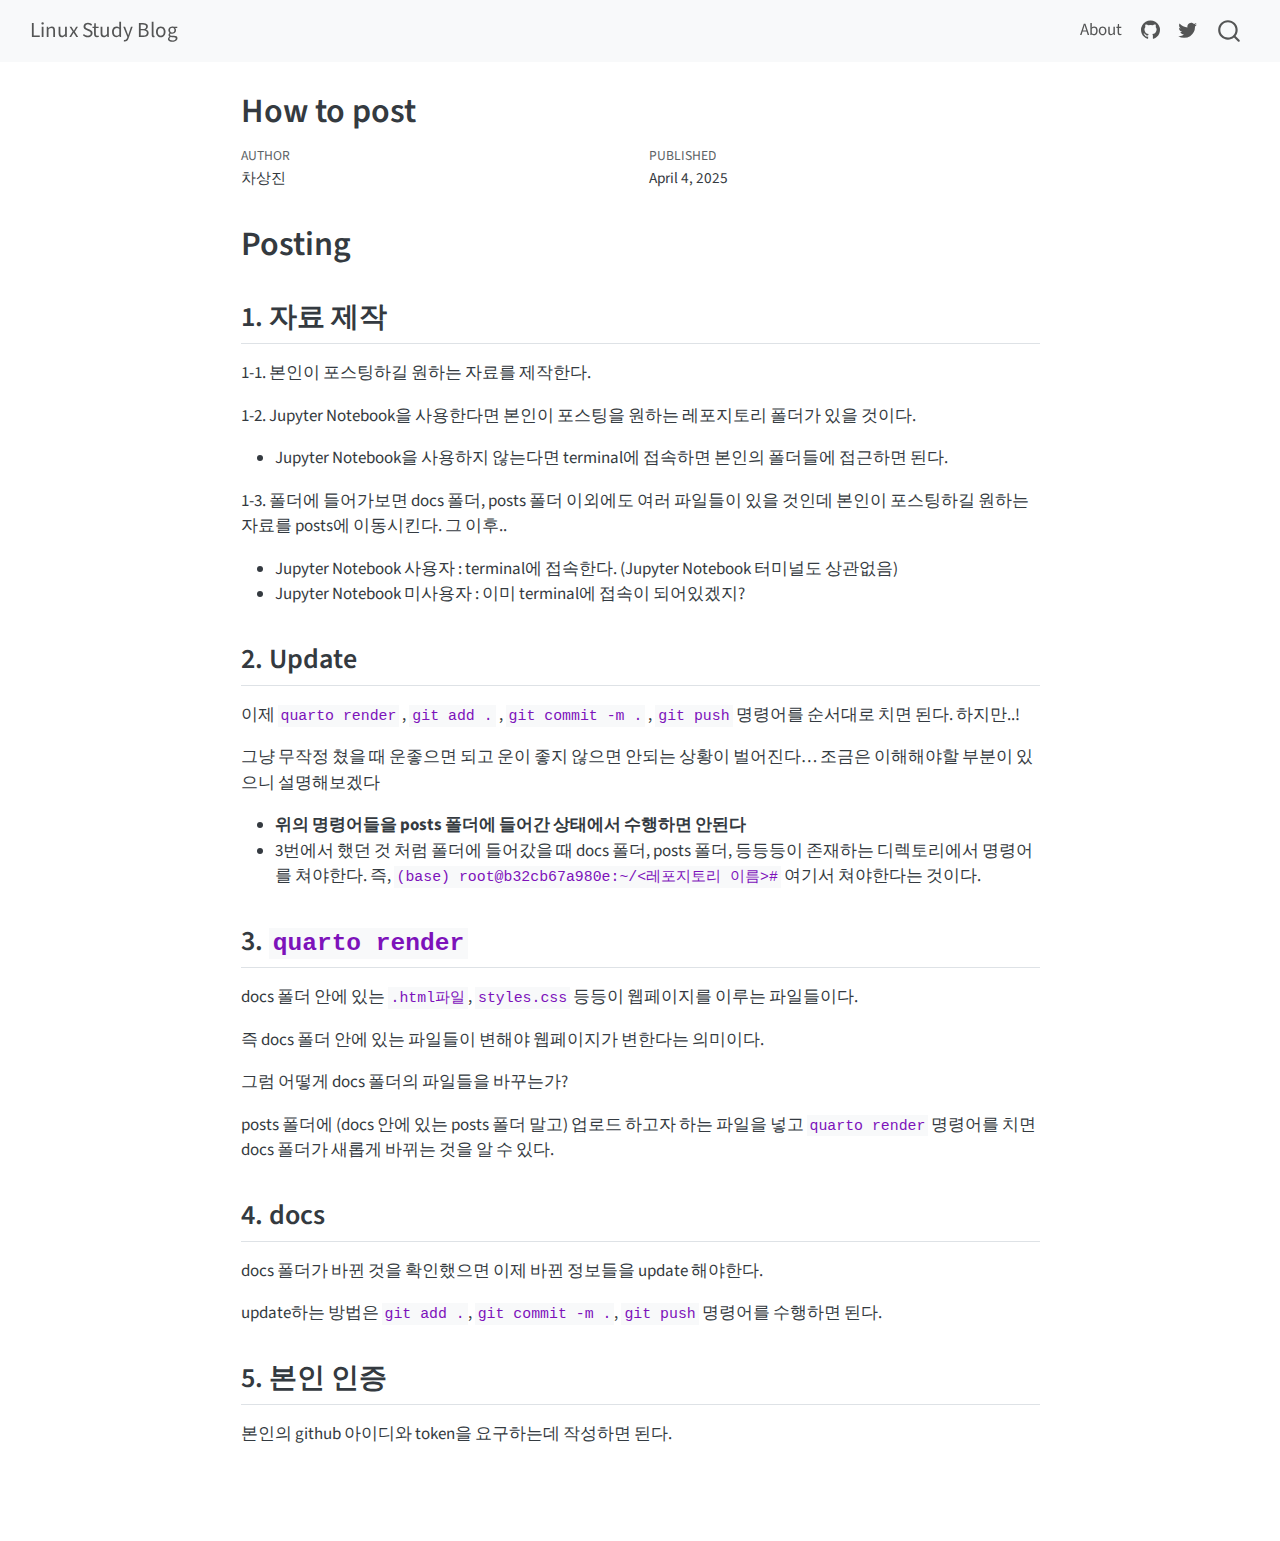
<file: docs/posts/HTP.html>
<!DOCTYPE html>
<html xmlns="http://www.w3.org/1999/xhtml" lang="en" xml:lang="en"><head>

<meta charset="utf-8">
<meta name="generator" content="quarto-1.4.552">

<meta name="viewport" content="width=device-width, initial-scale=1.0, user-scalable=yes">

<meta name="author" content="차상진">
<meta name="dcterms.date" content="2025-04-04">

<title>Linux Study Blog - How to post</title>
<style>
code{white-space: pre-wrap;}
span.smallcaps{font-variant: small-caps;}
div.columns{display: flex; gap: min(4vw, 1.5em);}
div.column{flex: auto; overflow-x: auto;}
div.hanging-indent{margin-left: 1.5em; text-indent: -1.5em;}
ul.task-list{list-style: none;}
ul.task-list li input[type="checkbox"] {
  width: 0.8em;
  margin: 0 0.8em 0.2em -1em; /* quarto-specific, see https://github.com/quarto-dev/quarto-cli/issues/4556 */ 
  vertical-align: middle;
}
</style>


<script src="../site_libs/quarto-nav/quarto-nav.js"></script>
<script src="../site_libs/quarto-nav/headroom.min.js"></script>
<script src="../site_libs/clipboard/clipboard.min.js"></script>
<script src="../site_libs/quarto-search/autocomplete.umd.js"></script>
<script src="../site_libs/quarto-search/fuse.min.js"></script>
<script src="../site_libs/quarto-search/quarto-search.js"></script>
<meta name="quarto:offset" content="../">
<script src="../site_libs/quarto-html/quarto.js"></script>
<script src="../site_libs/quarto-html/popper.min.js"></script>
<script src="../site_libs/quarto-html/tippy.umd.min.js"></script>
<script src="../site_libs/quarto-html/anchor.min.js"></script>
<link href="../site_libs/quarto-html/tippy.css" rel="stylesheet">
<link href="../site_libs/quarto-html/quarto-syntax-highlighting.css" rel="stylesheet" id="quarto-text-highlighting-styles">
<script src="../site_libs/bootstrap/bootstrap.min.js"></script>
<link href="../site_libs/bootstrap/bootstrap-icons.css" rel="stylesheet">
<link href="../site_libs/bootstrap/bootstrap.min.css" rel="stylesheet" id="quarto-bootstrap" data-mode="light">
<script id="quarto-search-options" type="application/json">{
  "location": "navbar",
  "copy-button": false,
  "collapse-after": 3,
  "panel-placement": "end",
  "type": "overlay",
  "limit": 50,
  "keyboard-shortcut": [
    "f",
    "/",
    "s"
  ],
  "show-item-context": false,
  "language": {
    "search-no-results-text": "No results",
    "search-matching-documents-text": "matching documents",
    "search-copy-link-title": "Copy link to search",
    "search-hide-matches-text": "Hide additional matches",
    "search-more-match-text": "more match in this document",
    "search-more-matches-text": "more matches in this document",
    "search-clear-button-title": "Clear",
    "search-text-placeholder": "",
    "search-detached-cancel-button-title": "Cancel",
    "search-submit-button-title": "Submit",
    "search-label": "Search"
  }
}</script>


<link rel="stylesheet" href="../styles.css">
</head>

<body class="nav-fixed fullcontent">

<div id="quarto-search-results"></div>
  <header id="quarto-header" class="headroom fixed-top">
    <nav class="navbar navbar-expand-lg " data-bs-theme="dark">
      <div class="navbar-container container-fluid">
      <div class="navbar-brand-container mx-auto">
    <a class="navbar-brand" href="../index.html">
    <span class="navbar-title">Linux Study Blog</span>
    </a>
  </div>
            <div id="quarto-search" class="" title="Search"></div>
          <button class="navbar-toggler" type="button" data-bs-toggle="collapse" data-bs-target="#navbarCollapse" aria-controls="navbarCollapse" aria-expanded="false" aria-label="Toggle navigation" onclick="if (window.quartoToggleHeadroom) { window.quartoToggleHeadroom(); }">
  <span class="navbar-toggler-icon"></span>
</button>
          <div class="collapse navbar-collapse" id="navbarCollapse">
            <ul class="navbar-nav navbar-nav-scroll ms-auto">
  <li class="nav-item">
    <a class="nav-link" href="../about.html"> 
<span class="menu-text">About</span></a>
  </li>  
  <li class="nav-item compact">
    <a class="nav-link" href="https://github.com/snagjincha"> <i class="bi bi-github" role="img">
</i> 
<span class="menu-text"></span></a>
  </li>  
  <li class="nav-item compact">
    <a class="nav-link" href="https://twitter.com"> <i class="bi bi-twitter" role="img">
</i> 
<span class="menu-text"></span></a>
  </li>  
</ul>
          </div> <!-- /navcollapse -->
          <div class="quarto-navbar-tools">
</div>
      </div> <!-- /container-fluid -->
    </nav>
</header>
<!-- content -->
<div id="quarto-content" class="quarto-container page-columns page-rows-contents page-layout-article page-navbar">
<!-- sidebar -->
<!-- margin-sidebar -->
    
<!-- main -->
<main class="content" id="quarto-document-content">

<header id="title-block-header" class="quarto-title-block default">
<div class="quarto-title">
<h1 class="title">How to post</h1>
</div>



<div class="quarto-title-meta">

    <div>
    <div class="quarto-title-meta-heading">Author</div>
    <div class="quarto-title-meta-contents">
             <p>차상진 </p>
          </div>
  </div>
    
    <div>
    <div class="quarto-title-meta-heading">Published</div>
    <div class="quarto-title-meta-contents">
      <p class="date">April 4, 2025</p>
    </div>
  </div>
  
    
  </div>
  


</header>


<section id="posting" class="level1">
<h1>Posting</h1>
<section id="자료-제작" class="level2">
<h2 class="anchored" data-anchor-id="자료-제작">1. 자료 제작</h2>
<p>1-1. 본인이 포스팅하길 원하는 자료를 제작한다.</p>
<p>1-2. Jupyter Notebook을 사용한다면 본인이 포스팅을 원하는 레포지토리 폴더가 있을 것이다.</p>
<ul>
<li>Jupyter Notebook을 사용하지 않는다면 terminal에 접속하면 본인의 폴더들에 접근하면 된다.</li>
</ul>
<p>1-3. 폴더에 들어가보면 docs 폴더, posts 폴더 이외에도 여러 파일들이 있을 것인데 본인이 포스팅하길 원하는 자료를 posts에 이동시킨다. 그 이후..</p>
<ul>
<li>Jupyter Notebook 사용자 : terminal에 접속한다. (Jupyter Notebook 터미널도 상관없음)</li>
<li>Jupyter Notebook 미사용자 : 이미 terminal에 접속이 되어있겠지?</li>
</ul>
</section>
<section id="update" class="level2">
<h2 class="anchored" data-anchor-id="update">2. Update</h2>
<p>이제 <code>quarto render</code> , <code>git add .</code> , <code>git commit -m .</code> , <code>git push</code> 명령어를 순서대로 치면 된다. 하지만..!</p>
<p>그냥 무작정 쳤을 때 운좋으면 되고 운이 좋지 않으면 안되는 상황이 벌어진다… 조금은 이해해야할 부분이 있으니 설명해보겠다</p>
<ul>
<li><strong>위의 명령어들을 posts 폴더에 들어간 상태에서 수행하면 안된다</strong></li>
<li>3번에서 했던 것 처럼 폴더에 들어갔을 때 docs 폴더, posts 폴더, 등등등이 존재하는 디렉토리에서 명령어를 쳐야한다. 즉, <code>(base) root@b32cb67a980e:~/&lt;레포지토리 이름&gt;#</code> 여기서 쳐야한다는 것이다.</li>
</ul>
</section>
<section id="quarto-render" class="level2">
<h2 class="anchored" data-anchor-id="quarto-render">3. <code>quarto render</code></h2>
<p>docs 폴더 안에 있는 <code>.html파일</code>, <code>styles.css</code> 등등이 웹페이지를 이루는 파일들이다.</p>
<p>즉 docs 폴더 안에 있는 파일들이 변해야 웹페이지가 변한다는 의미이다.</p>
<p>그럼 어떻게 docs 폴더의 파일들을 바꾸는가?</p>
<p>posts 폴더에 (docs 안에 있는 posts 폴더 말고) 업로드 하고자 하는 파일을 넣고 <code>quarto render</code> 명령어를 치면 docs 폴더가 새롭게 바뀌는 것을 알 수 있다.</p>
</section>
<section id="docs" class="level2">
<h2 class="anchored" data-anchor-id="docs">4. docs</h2>
<p>docs 폴더가 바뀐 것을 확인했으면 이제 바뀐 정보들을 update 해야한다.</p>
<p>update하는 방법은 <code>git add .</code>, <code>git commit -m .</code>, <code>git push</code> 명령어를 수행하면 된다.</p>
</section>
<section id="본인-인증" class="level2">
<h2 class="anchored" data-anchor-id="본인-인증">5. 본인 인증</h2>
<p>본인의 github 아이디와 token을 요구하는데 작성하면 된다.</p>


</section>
</section>

</main> <!-- /main -->
<script id="quarto-html-after-body" type="application/javascript">
window.document.addEventListener("DOMContentLoaded", function (event) {
  const toggleBodyColorMode = (bsSheetEl) => {
    const mode = bsSheetEl.getAttribute("data-mode");
    const bodyEl = window.document.querySelector("body");
    if (mode === "dark") {
      bodyEl.classList.add("quarto-dark");
      bodyEl.classList.remove("quarto-light");
    } else {
      bodyEl.classList.add("quarto-light");
      bodyEl.classList.remove("quarto-dark");
    }
  }
  const toggleBodyColorPrimary = () => {
    const bsSheetEl = window.document.querySelector("link#quarto-bootstrap");
    if (bsSheetEl) {
      toggleBodyColorMode(bsSheetEl);
    }
  }
  toggleBodyColorPrimary();  
  const icon = "";
  const anchorJS = new window.AnchorJS();
  anchorJS.options = {
    placement: 'right',
    icon: icon
  };
  anchorJS.add('.anchored');
  const isCodeAnnotation = (el) => {
    for (const clz of el.classList) {
      if (clz.startsWith('code-annotation-')) {                     
        return true;
      }
    }
    return false;
  }
  const clipboard = new window.ClipboardJS('.code-copy-button', {
    text: function(trigger) {
      const codeEl = trigger.previousElementSibling.cloneNode(true);
      for (const childEl of codeEl.children) {
        if (isCodeAnnotation(childEl)) {
          childEl.remove();
        }
      }
      return codeEl.innerText;
    }
  });
  clipboard.on('success', function(e) {
    // button target
    const button = e.trigger;
    // don't keep focus
    button.blur();
    // flash "checked"
    button.classList.add('code-copy-button-checked');
    var currentTitle = button.getAttribute("title");
    button.setAttribute("title", "Copied!");
    let tooltip;
    if (window.bootstrap) {
      button.setAttribute("data-bs-toggle", "tooltip");
      button.setAttribute("data-bs-placement", "left");
      button.setAttribute("data-bs-title", "Copied!");
      tooltip = new bootstrap.Tooltip(button, 
        { trigger: "manual", 
          customClass: "code-copy-button-tooltip",
          offset: [0, -8]});
      tooltip.show();    
    }
    setTimeout(function() {
      if (tooltip) {
        tooltip.hide();
        button.removeAttribute("data-bs-title");
        button.removeAttribute("data-bs-toggle");
        button.removeAttribute("data-bs-placement");
      }
      button.setAttribute("title", currentTitle);
      button.classList.remove('code-copy-button-checked');
    }, 1000);
    // clear code selection
    e.clearSelection();
  });
    var localhostRegex = new RegExp(/^(?:http|https):\/\/localhost\:?[0-9]*\//);
    var mailtoRegex = new RegExp(/^mailto:/);
      var filterRegex = new RegExp('/' + window.location.host + '/');
    var isInternal = (href) => {
        return filterRegex.test(href) || localhostRegex.test(href) || mailtoRegex.test(href);
    }
    // Inspect non-navigation links and adorn them if external
 	var links = window.document.querySelectorAll('a[href]:not(.nav-link):not(.navbar-brand):not(.toc-action):not(.sidebar-link):not(.sidebar-item-toggle):not(.pagination-link):not(.no-external):not([aria-hidden]):not(.dropdown-item):not(.quarto-navigation-tool)');
    for (var i=0; i<links.length; i++) {
      const link = links[i];
      if (!isInternal(link.href)) {
        // undo the damage that might have been done by quarto-nav.js in the case of
        // links that we want to consider external
        if (link.dataset.originalHref !== undefined) {
          link.href = link.dataset.originalHref;
        }
      }
    }
  function tippyHover(el, contentFn, onTriggerFn, onUntriggerFn) {
    const config = {
      allowHTML: true,
      maxWidth: 500,
      delay: 100,
      arrow: false,
      appendTo: function(el) {
          return el.parentElement;
      },
      interactive: true,
      interactiveBorder: 10,
      theme: 'quarto',
      placement: 'bottom-start',
    };
    if (contentFn) {
      config.content = contentFn;
    }
    if (onTriggerFn) {
      config.onTrigger = onTriggerFn;
    }
    if (onUntriggerFn) {
      config.onUntrigger = onUntriggerFn;
    }
    window.tippy(el, config); 
  }
  const noterefs = window.document.querySelectorAll('a[role="doc-noteref"]');
  for (var i=0; i<noterefs.length; i++) {
    const ref = noterefs[i];
    tippyHover(ref, function() {
      // use id or data attribute instead here
      let href = ref.getAttribute('data-footnote-href') || ref.getAttribute('href');
      try { href = new URL(href).hash; } catch {}
      const id = href.replace(/^#\/?/, "");
      const note = window.document.getElementById(id);
      if (note) {
        return note.innerHTML;
      } else {
        return "";
      }
    });
  }
  const xrefs = window.document.querySelectorAll('a.quarto-xref');
  const processXRef = (id, note) => {
    // Strip column container classes
    const stripColumnClz = (el) => {
      el.classList.remove("page-full", "page-columns");
      if (el.children) {
        for (const child of el.children) {
          stripColumnClz(child);
        }
      }
    }
    stripColumnClz(note)
    if (id === null || id.startsWith('sec-')) {
      // Special case sections, only their first couple elements
      const container = document.createElement("div");
      if (note.children && note.children.length > 2) {
        container.appendChild(note.children[0].cloneNode(true));
        for (let i = 1; i < note.children.length; i++) {
          const child = note.children[i];
          if (child.tagName === "P" && child.innerText === "") {
            continue;
          } else {
            container.appendChild(child.cloneNode(true));
            break;
          }
        }
        if (window.Quarto?.typesetMath) {
          window.Quarto.typesetMath(container);
        }
        return container.innerHTML
      } else {
        if (window.Quarto?.typesetMath) {
          window.Quarto.typesetMath(note);
        }
        return note.innerHTML;
      }
    } else {
      // Remove any anchor links if they are present
      const anchorLink = note.querySelector('a.anchorjs-link');
      if (anchorLink) {
        anchorLink.remove();
      }
      if (window.Quarto?.typesetMath) {
        window.Quarto.typesetMath(note);
      }
      // TODO in 1.5, we should make sure this works without a callout special case
      if (note.classList.contains("callout")) {
        return note.outerHTML;
      } else {
        return note.innerHTML;
      }
    }
  }
  for (var i=0; i<xrefs.length; i++) {
    const xref = xrefs[i];
    tippyHover(xref, undefined, function(instance) {
      instance.disable();
      let url = xref.getAttribute('href');
      let hash = undefined; 
      if (url.startsWith('#')) {
        hash = url;
      } else {
        try { hash = new URL(url).hash; } catch {}
      }
      if (hash) {
        const id = hash.replace(/^#\/?/, "");
        const note = window.document.getElementById(id);
        if (note !== null) {
          try {
            const html = processXRef(id, note.cloneNode(true));
            instance.setContent(html);
          } finally {
            instance.enable();
            instance.show();
          }
        } else {
          // See if we can fetch this
          fetch(url.split('#')[0])
          .then(res => res.text())
          .then(html => {
            const parser = new DOMParser();
            const htmlDoc = parser.parseFromString(html, "text/html");
            const note = htmlDoc.getElementById(id);
            if (note !== null) {
              const html = processXRef(id, note);
              instance.setContent(html);
            } 
          }).finally(() => {
            instance.enable();
            instance.show();
          });
        }
      } else {
        // See if we can fetch a full url (with no hash to target)
        // This is a special case and we should probably do some content thinning / targeting
        fetch(url)
        .then(res => res.text())
        .then(html => {
          const parser = new DOMParser();
          const htmlDoc = parser.parseFromString(html, "text/html");
          const note = htmlDoc.querySelector('main.content');
          if (note !== null) {
            // This should only happen for chapter cross references
            // (since there is no id in the URL)
            // remove the first header
            if (note.children.length > 0 && note.children[0].tagName === "HEADER") {
              note.children[0].remove();
            }
            const html = processXRef(null, note);
            instance.setContent(html);
          } 
        }).finally(() => {
          instance.enable();
          instance.show();
        });
      }
    }, function(instance) {
    });
  }
      let selectedAnnoteEl;
      const selectorForAnnotation = ( cell, annotation) => {
        let cellAttr = 'data-code-cell="' + cell + '"';
        let lineAttr = 'data-code-annotation="' +  annotation + '"';
        const selector = 'span[' + cellAttr + '][' + lineAttr + ']';
        return selector;
      }
      const selectCodeLines = (annoteEl) => {
        const doc = window.document;
        const targetCell = annoteEl.getAttribute("data-target-cell");
        const targetAnnotation = annoteEl.getAttribute("data-target-annotation");
        const annoteSpan = window.document.querySelector(selectorForAnnotation(targetCell, targetAnnotation));
        const lines = annoteSpan.getAttribute("data-code-lines").split(",");
        const lineIds = lines.map((line) => {
          return targetCell + "-" + line;
        })
        let top = null;
        let height = null;
        let parent = null;
        if (lineIds.length > 0) {
            //compute the position of the single el (top and bottom and make a div)
            const el = window.document.getElementById(lineIds[0]);
            top = el.offsetTop;
            height = el.offsetHeight;
            parent = el.parentElement.parentElement;
          if (lineIds.length > 1) {
            const lastEl = window.document.getElementById(lineIds[lineIds.length - 1]);
            const bottom = lastEl.offsetTop + lastEl.offsetHeight;
            height = bottom - top;
          }
          if (top !== null && height !== null && parent !== null) {
            // cook up a div (if necessary) and position it 
            let div = window.document.getElementById("code-annotation-line-highlight");
            if (div === null) {
              div = window.document.createElement("div");
              div.setAttribute("id", "code-annotation-line-highlight");
              div.style.position = 'absolute';
              parent.appendChild(div);
            }
            div.style.top = top - 2 + "px";
            div.style.height = height + 4 + "px";
            div.style.left = 0;
            let gutterDiv = window.document.getElementById("code-annotation-line-highlight-gutter");
            if (gutterDiv === null) {
              gutterDiv = window.document.createElement("div");
              gutterDiv.setAttribute("id", "code-annotation-line-highlight-gutter");
              gutterDiv.style.position = 'absolute';
              const codeCell = window.document.getElementById(targetCell);
              const gutter = codeCell.querySelector('.code-annotation-gutter');
              gutter.appendChild(gutterDiv);
            }
            gutterDiv.style.top = top - 2 + "px";
            gutterDiv.style.height = height + 4 + "px";
          }
          selectedAnnoteEl = annoteEl;
        }
      };
      const unselectCodeLines = () => {
        const elementsIds = ["code-annotation-line-highlight", "code-annotation-line-highlight-gutter"];
        elementsIds.forEach((elId) => {
          const div = window.document.getElementById(elId);
          if (div) {
            div.remove();
          }
        });
        selectedAnnoteEl = undefined;
      };
        // Handle positioning of the toggle
    window.addEventListener(
      "resize",
      throttle(() => {
        elRect = undefined;
        if (selectedAnnoteEl) {
          selectCodeLines(selectedAnnoteEl);
        }
      }, 10)
    );
    function throttle(fn, ms) {
    let throttle = false;
    let timer;
      return (...args) => {
        if(!throttle) { // first call gets through
            fn.apply(this, args);
            throttle = true;
        } else { // all the others get throttled
            if(timer) clearTimeout(timer); // cancel #2
            timer = setTimeout(() => {
              fn.apply(this, args);
              timer = throttle = false;
            }, ms);
        }
      };
    }
      // Attach click handler to the DT
      const annoteDls = window.document.querySelectorAll('dt[data-target-cell]');
      for (const annoteDlNode of annoteDls) {
        annoteDlNode.addEventListener('click', (event) => {
          const clickedEl = event.target;
          if (clickedEl !== selectedAnnoteEl) {
            unselectCodeLines();
            const activeEl = window.document.querySelector('dt[data-target-cell].code-annotation-active');
            if (activeEl) {
              activeEl.classList.remove('code-annotation-active');
            }
            selectCodeLines(clickedEl);
            clickedEl.classList.add('code-annotation-active');
          } else {
            // Unselect the line
            unselectCodeLines();
            clickedEl.classList.remove('code-annotation-active');
          }
        });
      }
  const findCites = (el) => {
    const parentEl = el.parentElement;
    if (parentEl) {
      const cites = parentEl.dataset.cites;
      if (cites) {
        return {
          el,
          cites: cites.split(' ')
        };
      } else {
        return findCites(el.parentElement)
      }
    } else {
      return undefined;
    }
  };
  var bibliorefs = window.document.querySelectorAll('a[role="doc-biblioref"]');
  for (var i=0; i<bibliorefs.length; i++) {
    const ref = bibliorefs[i];
    const citeInfo = findCites(ref);
    if (citeInfo) {
      tippyHover(citeInfo.el, function() {
        var popup = window.document.createElement('div');
        citeInfo.cites.forEach(function(cite) {
          var citeDiv = window.document.createElement('div');
          citeDiv.classList.add('hanging-indent');
          citeDiv.classList.add('csl-entry');
          var biblioDiv = window.document.getElementById('ref-' + cite);
          if (biblioDiv) {
            citeDiv.innerHTML = biblioDiv.innerHTML;
          }
          popup.appendChild(citeDiv);
        });
        return popup.innerHTML;
      });
    }
  }
});
</script>
</div> <!-- /content -->




</body></html>
</file>
<file: docs/site_libs/quarto-html/tippy.css>
.tippy-box[data-animation=fade][data-state=hidden]{opacity:0}[data-tippy-root]{max-width:calc(100vw - 10px)}.tippy-box{position:relative;background-color:#333;color:#fff;border-radius:4px;font-size:14px;line-height:1.4;white-space:normal;outline:0;transition-property:transform,visibility,opacity}.tippy-box[data-placement^=top]>.tippy-arrow{bottom:0}.tippy-box[data-placement^=top]>.tippy-arrow:before{bottom:-7px;left:0;border-width:8px 8px 0;border-top-color:initial;transform-origin:center top}.tippy-box[data-placement^=bottom]>.tippy-arrow{top:0}.tippy-box[data-placement^=bottom]>.tippy-arrow:before{top:-7px;left:0;border-width:0 8px 8px;border-bottom-color:initial;transform-origin:center bottom}.tippy-box[data-placement^=left]>.tippy-arrow{right:0}.tippy-box[data-placement^=left]>.tippy-arrow:before{border-width:8px 0 8px 8px;border-left-color:initial;right:-7px;transform-origin:center left}.tippy-box[data-placement^=right]>.tippy-arrow{left:0}.tippy-box[data-placement^=right]>.tippy-arrow:before{left:-7px;border-width:8px 8px 8px 0;border-right-color:initial;transform-origin:center right}.tippy-box[data-inertia][data-state=visible]{transition-timing-function:cubic-bezier(.54,1.5,.38,1.11)}.tippy-arrow{width:16px;height:16px;color:#333}.tippy-arrow:before{content:"";position:absolute;border-color:transparent;border-style:solid}.tippy-content{position:relative;padding:5px 9px;z-index:1}
</file>
<file: docs/site_libs/quarto-html/quarto-syntax-highlighting.css>
/* quarto syntax highlight colors */
:root {
  --quarto-hl-ot-color: #003B4F;
  --quarto-hl-at-color: #657422;
  --quarto-hl-ss-color: #20794D;
  --quarto-hl-an-color: #5E5E5E;
  --quarto-hl-fu-color: #4758AB;
  --quarto-hl-st-color: #20794D;
  --quarto-hl-cf-color: #003B4F;
  --quarto-hl-op-color: #5E5E5E;
  --quarto-hl-er-color: #AD0000;
  --quarto-hl-bn-color: #AD0000;
  --quarto-hl-al-color: #AD0000;
  --quarto-hl-va-color: #111111;
  --quarto-hl-bu-color: inherit;
  --quarto-hl-ex-color: inherit;
  --quarto-hl-pp-color: #AD0000;
  --quarto-hl-in-color: #5E5E5E;
  --quarto-hl-vs-color: #20794D;
  --quarto-hl-wa-color: #5E5E5E;
  --quarto-hl-do-color: #5E5E5E;
  --quarto-hl-im-color: #00769E;
  --quarto-hl-ch-color: #20794D;
  --quarto-hl-dt-color: #AD0000;
  --quarto-hl-fl-color: #AD0000;
  --quarto-hl-co-color: #5E5E5E;
  --quarto-hl-cv-color: #5E5E5E;
  --quarto-hl-cn-color: #8f5902;
  --quarto-hl-sc-color: #5E5E5E;
  --quarto-hl-dv-color: #AD0000;
  --quarto-hl-kw-color: #003B4F;
}

/* other quarto variables */
:root {
  --quarto-font-monospace: SFMono-Regular, Menlo, Monaco, Consolas, "Liberation Mono", "Courier New", monospace;
}

pre > code.sourceCode > span {
  color: #003B4F;
}

code span {
  color: #003B4F;
}

code.sourceCode > span {
  color: #003B4F;
}

div.sourceCode,
div.sourceCode pre.sourceCode {
  color: #003B4F;
}

code span.ot {
  color: #003B4F;
  font-style: inherit;
}

code span.at {
  color: #657422;
  font-style: inherit;
}

code span.ss {
  color: #20794D;
  font-style: inherit;
}

code span.an {
  color: #5E5E5E;
  font-style: inherit;
}

code span.fu {
  color: #4758AB;
  font-style: inherit;
}

code span.st {
  color: #20794D;
  font-style: inherit;
}

code span.cf {
  color: #003B4F;
  font-style: inherit;
}

code span.op {
  color: #5E5E5E;
  font-style: inherit;
}

code span.er {
  color: #AD0000;
  font-style: inherit;
}

code span.bn {
  color: #AD0000;
  font-style: inherit;
}

code span.al {
  color: #AD0000;
  font-style: inherit;
}

code span.va {
  color: #111111;
  font-style: inherit;
}

code span.bu {
  font-style: inherit;
}

code span.ex {
  font-style: inherit;
}

code span.pp {
  color: #AD0000;
  font-style: inherit;
}

code span.in {
  color: #5E5E5E;
  font-style: inherit;
}

code span.vs {
  color: #20794D;
  font-style: inherit;
}

code span.wa {
  color: #5E5E5E;
  font-style: italic;
}

code span.do {
  color: #5E5E5E;
  font-style: italic;
}

code span.im {
  color: #00769E;
  font-style: inherit;
}

code span.ch {
  color: #20794D;
  font-style: inherit;
}

code span.dt {
  color: #AD0000;
  font-style: inherit;
}

code span.fl {
  color: #AD0000;
  font-style: inherit;
}

code span.co {
  color: #5E5E5E;
  font-style: inherit;
}

code span.cv {
  color: #5E5E5E;
  font-style: italic;
}

code span.cn {
  color: #8f5902;
  font-style: inherit;
}

code span.sc {
  color: #5E5E5E;
  font-style: inherit;
}

code span.dv {
  color: #AD0000;
  font-style: inherit;
}

code span.kw {
  color: #003B4F;
  font-style: inherit;
}

.prevent-inlining {
  content: "</";
}

/*# sourceMappingURL=debc5d5d77c3f9108843748ff7464032.css.map */
</file>
<file: docs/styles.css>
/* css styles */
</file>
